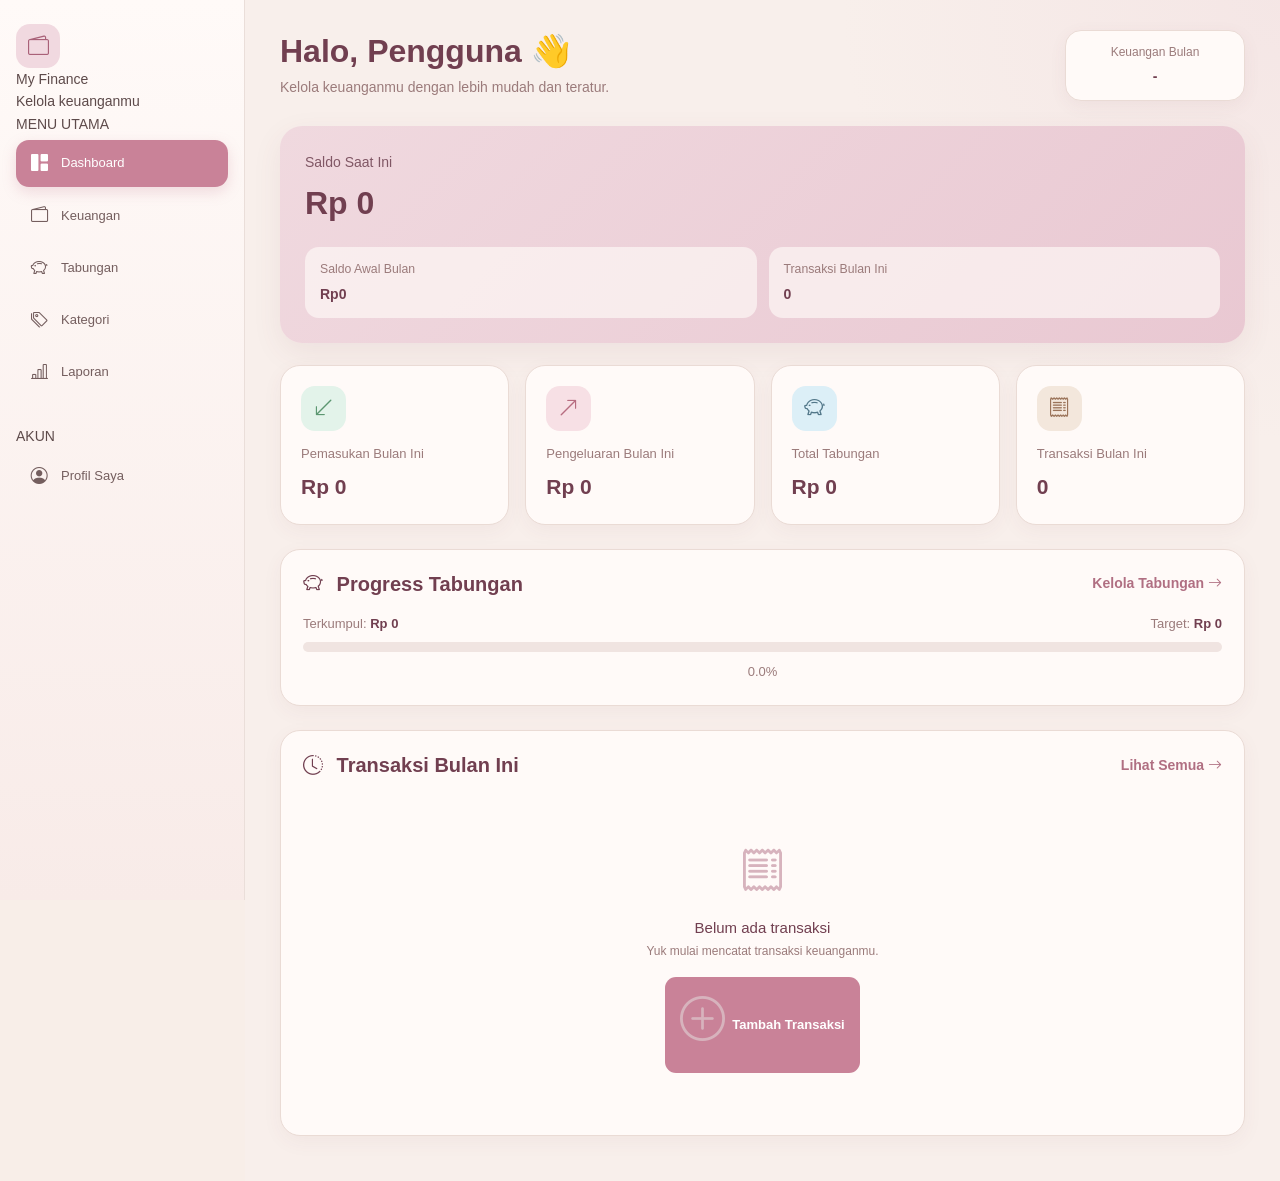
<file: index.html>
<!DOCTYPE html>
<html lang="id">

<head>

    <meta charset="UTF-8">

    <meta
        name="viewport"
        content="width=device-width, initial-scale=1.0"
    >

    <title>My Finance</title>

    <meta
        name="description"
        content="My Finance - Kelola keuanganmu dengan mudah"
    >

    <link
        href="https://cdn.jsdelivr.net/npm/bootstrap@5.3.3/dist/css/bootstrap.min.css"
        rel="stylesheet"
    >

    <link
        href="https://cdn.jsdelivr.net/npm/bootstrap-icons@1.11.3/font/bootstrap-icons.min.css"
        rel="stylesheet"
    >

    <link
        rel="stylesheet"
        href="assets/css/style.css"
    >

</head>

<body>

<script>

    window.location.href =
        "dashboard.html";

</script>

<noscript>

    <p>
        Silakan aktifkan JavaScript
        untuk menggunakan My Finance.
    </p>

    <a href="dashboard.html">
        Buka Dashboard
    </a>

</noscript>

</body>

</html>
</file>
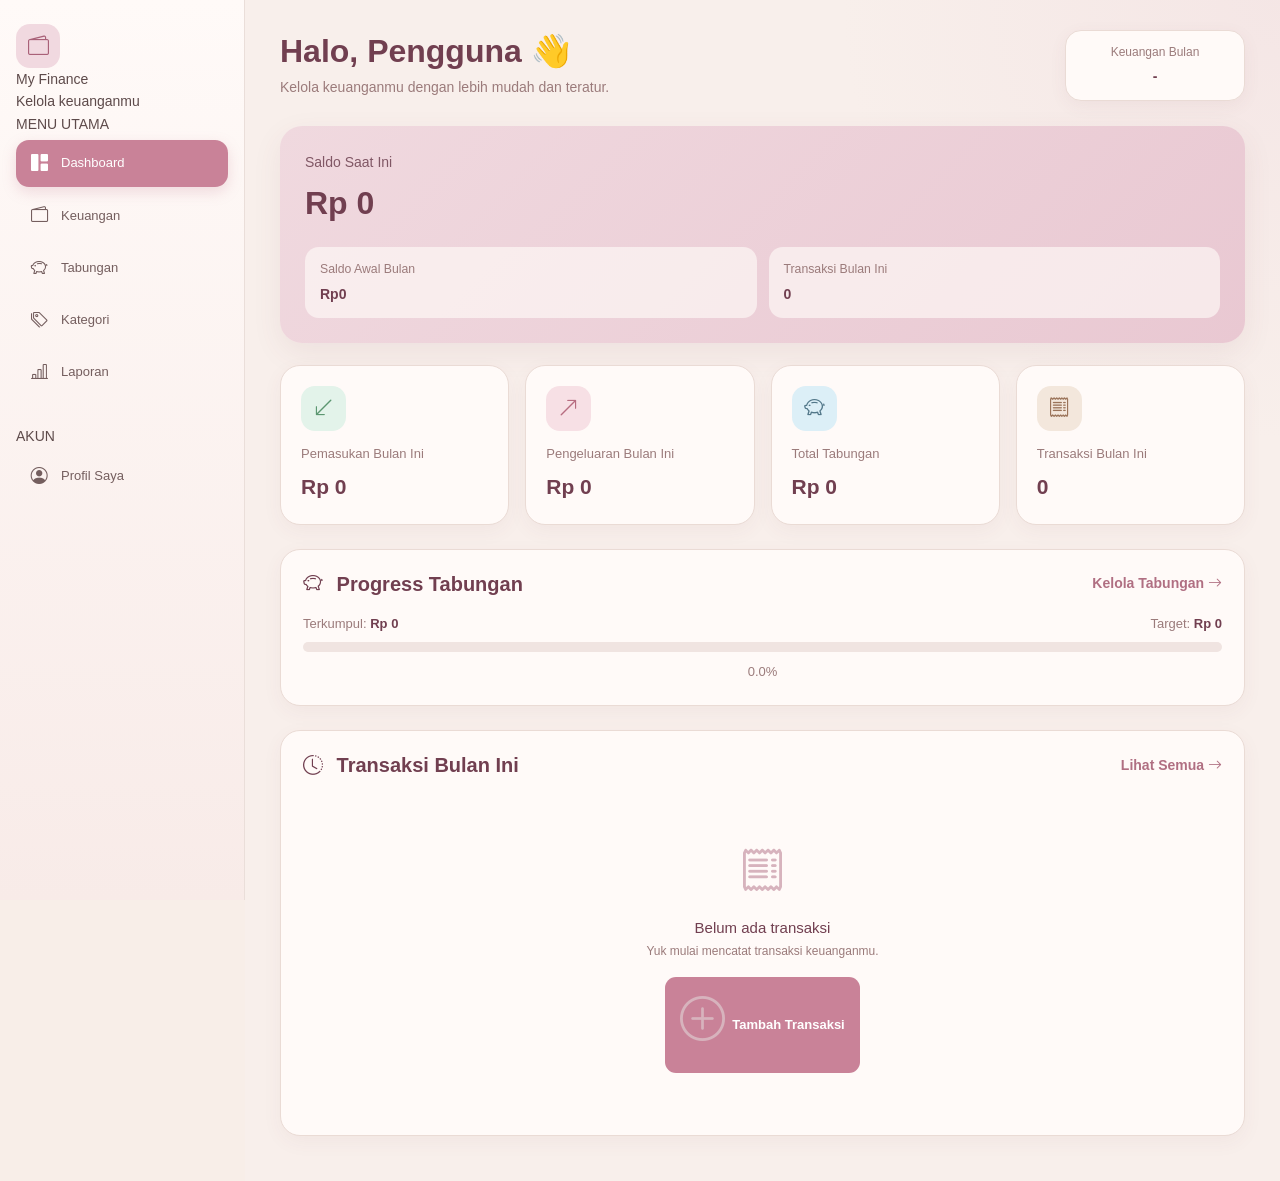
<file: dashboard.html>
<!DOCTYPE html>
<html lang="id">

<head>

    <meta charset="UTF-8">

    <meta
        name="viewport"
        content="width=device-width, initial-scale=1.0"
    >

    <title>Dashboard - My Finance</title>

    <!-- Bootstrap -->
    <link
        href="https://cdn.jsdelivr.net/npm/bootstrap@5.3.3/dist/css/bootstrap.min.css"
        rel="stylesheet"
    >

    <!-- Bootstrap Icons -->
    <link
        href="https://cdn.jsdelivr.net/npm/bootstrap-icons@1.11.3/font/bootstrap-icons.min.css"
        rel="stylesheet"
    >

    <!-- CSS utama -->
    <link
        rel="stylesheet"
        href="assets/css/style.css"
    >


    <style>

        /* =====================================================
           DASHBOARD
           ===================================================== */

        body {
            background: #f8eee8;
        }


        /* =====================================================
           HEADER DASHBOARD
           ===================================================== */

        .dashboard-header {
            display: flex;
            justify-content: space-between;
            align-items: center;
            gap: 20px;
            margin-bottom: 25px;
        }


        .dashboard-welcome h2 {
            margin-bottom: 5px;
            color: #713f50;
            font-weight: 700;
        }


        .dashboard-welcome p {
            margin-bottom: 0;
            color: #9b7b7b;
        }


        .bulan-box {
            background: #fffaf8;
            border: 1px solid #eadbd5;
            border-radius: 16px;
            padding: 12px 18px;
            min-width: 180px;
            text-align: center;
            box-shadow: 0 5px 18px rgba(113, 63, 80, 0.06);
        }


        .bulan-box .label {
            display: block;
            font-size: 12px;
            color: #9b7b7b;
            margin-bottom: 3px;
        }


        .bulan-box .bulan {
            display: block;
            font-weight: 700;
            color: #713f50;
            text-transform: capitalize;
        }


        /* =====================================================
           CARD SALDO
           ===================================================== */

        .saldo-card {
            background: linear-gradient(
                135deg,
                #f0d9df,
                #e9c8d2
            );

            border: none;
            border-radius: 22px;

            padding: 25px;

            margin-bottom: 22px;

            box-shadow:
                0 10px 30px
                rgba(113, 63, 80, 0.08);
        }


        .saldo-card .saldo-label {
            color: #805765;
            font-size: 14px;
            margin-bottom: 5px;
        }


        .saldo-card .saldo-nilai {
            color: #713f50;
            font-size: 32px;
            font-weight: 800;
            margin-bottom: 18px;
        }


        .saldo-info {
            display: grid;
            grid-template-columns: repeat(2, 1fr);
            gap: 12px;
        }


        .saldo-info-box {
            background: rgba(255, 250, 248, 0.65);
            border-radius: 14px;
            padding: 13px 15px;
        }


        .saldo-info-box small {
            display: block;
            color: #9b7b7b;
            margin-bottom: 3px;
        }


        .saldo-info-box strong {
            color: #713f50;
        }


        /* =====================================================
           STAT CARD
           ===================================================== */

        .finance-stat {
            background: #fffaf8;
            border: 1px solid #eadbd5;
            border-radius: 20px;
            padding: 20px;
            height: 100%;

            box-shadow:
                0 6px 20px
                rgba(113, 63, 80, 0.05);

            transition: 0.2s ease;
        }


        .finance-stat:hover {
            transform: translateY(-2px);

            box-shadow:
                0 10px 25px
                rgba(113, 63, 80, 0.09);
        }


        .stat-icon {
            width: 45px;
            height: 45px;

            border-radius: 14px;

            display: flex;
            align-items: center;
            justify-content: center;

            font-size: 21px;

            margin-bottom: 13px;
        }


        .icon-pemasukan {
            background: #e3f3ea;
            color: #5c9771;
        }


        .icon-pengeluaran {
            background: #f7e0e5;
            color: #b76d80;
        }


        .icon-tabungan {
            background: #dceff7;
            color: #527789;
        }


        .icon-transaksi {
            background: #f3e7dc;
            color: #9b745a;
        }


        .stat-label {
            color: #9b7b7b;
            font-size: 13px;
            margin-bottom: 5px;
        }


        .stat-value {
            color: #713f50;
            font-size: 21px;
            font-weight: 750;
        }


        /* =====================================================
           TABUNGAN
           ===================================================== */

        .saving-box {
            background: #fffaf8;
            border: 1px solid #eadbd5;
            border-radius: 20px;
            padding: 22px;

            box-shadow:
                0 6px 20px
                rgba(113, 63, 80, 0.05);
        }


        .saving-header {
            display: flex;
            justify-content: space-between;
            align-items: center;
            margin-bottom: 18px;
        }


        .saving-header h5 {
            color: #713f50;
            margin: 0;
            font-weight: 700;
        }


        .progress {
            height: 11px;
            background: #f0e1dc;
            border-radius: 20px;
        }


        .progress-bar {
            background: #c77d92;
            border-radius: 20px;
        }


        .saving-number {
            font-size: 13px;
            color: #9b7b7b;
        }


        .saving-number strong {
            color: #713f50;
        }


        /* =====================================================
           TRANSAKSI TERBARU
           ===================================================== */

        .transaction-box {
            background: #fffaf8;
            border: 1px solid #eadbd5;
            border-radius: 20px;
            padding: 22px;

            box-shadow:
                0 6px 20px
                rgba(113, 63, 80, 0.05);
        }


        .transaction-header {
            display: flex;
            justify-content: space-between;
            align-items: center;
            margin-bottom: 18px;
        }


        .transaction-header h5 {
            color: #713f50;
            font-weight: 700;
            margin: 0;
        }


        .btn-lihat {
            color: #b06f82;
            text-decoration: none;
            font-size: 14px;
            font-weight: 600;
        }


        .btn-lihat:hover {
            color: #713f50;
        }


        .table {
            margin-bottom: 0;
        }


        .table thead th {
            color: #9b7b7b;
            font-size: 12px;
            font-weight: 700;
            border-bottom-color: #eadbd5;
            background: transparent;
            white-space: nowrap;
        }


        .table tbody td {
            color: #6d5555;
            border-bottom-color: #f0e4df;
            vertical-align: middle;
            font-size: 13px;
        }


        .badge-pemasukan {
            background: #e3f3ea;
            color: #548a68;
            font-weight: 600;
        }


        .badge-pengeluaran {
            background: #f7e0e5;
            color: #ad6679;
            font-weight: 600;
        }


        /* =====================================================
           EMPTY STATE
           ===================================================== */

        .empty-state {
            text-align: center;
            padding: 40px 20px;
        }


        .empty-state i {
            font-size: 45px;
            color: #d7b3bd;
        }


        .empty-state h5 {
            margin-top: 12px;
            color: #713f50;
        }


        .empty-state p {
            color: #9b7b7b;
        }


        .btn-pink {
            background: #c77d92;
            color: white;
            border: none;
            border-radius: 12px;
            padding: 10px 17px;
        }


        .btn-pink:hover {
            background: #af687d;
            color: white;
        }


        /* =====================================================
           RESPONSIVE
           ===================================================== */

        @media (max-width: 768px) {

            .dashboard-header {
                flex-direction: column;
                align-items: flex-start;
            }


            .bulan-box {
                width: 100%;
            }


            .saldo-card .saldo-nilai {
                font-size: 26px;
            }


            .saldo-info {
                grid-template-columns: 1fr;
            }


            .table-wrapper {
                overflow-x: auto;
            }

        }

    </style>

</head>


<body>


<!-- =====================================================
     SIDEBAR
     ===================================================== -->

<div class="app-wrapper">


    <aside class="sidebar">


        <!-- LOGO -->

        <div class="sidebar-logo">

            <div class="logo-icon">
                <i class="bi bi-wallet2"></i>
            </div>

            <div>

                <div class="logo-title">
                    My Finance
                </div>

                <div class="logo-subtitle">
                    Kelola keuanganmu
                </div>

            </div>

        </div>


        <!-- MENU -->

        <nav class="sidebar-menu">


            <div class="menu-title">
                MENU UTAMA
            </div>


            <!-- DASHBOARD -->

            <a
                href="dashboard.html"
                class="menu-item active"
            >

                <i class="bi bi-grid-1x2-fill"></i>

                <span>
                    Dashboard
                </span>

            </a>


            <!-- KEUANGAN -->

            <a
                href="keuangan.html"
                class="menu-item"
            >

                <i class="bi bi-wallet2"></i>

                <span>
                    Keuangan
                </span>

            </a>


            <!-- TABUNGAN -->

            <a
                href="tabungan.html"
                class="menu-item"
            >

                <i class="bi bi-piggy-bank"></i>

                <span>
                    Tabungan
                </span>

            </a>


            <!-- KATEGORI -->

            <a
                href="kategori.html"
                class="menu-item"
            >

                <i class="bi bi-tags"></i>

                <span>
                    Kategori
                </span>

            </a>


            <!-- LAPORAN -->

            <a
                href="laporan.html"
                class="menu-item"
            >

                <i class="bi bi-bar-chart-line"></i>

                <span>
                    Laporan
                </span>

            </a>


            <div class="menu-title mt-4">
                AKUN
            </div>


            <!-- PROFILE -->

            <a
                href="profile.html"
                class="menu-item"
            >

                <i class="bi bi-person-circle"></i>

                <span>
                    Profil Saya
                </span>

            </a>


        </nav>


    </aside>


    <!-- =================================================
         MAIN CONTENT
         ================================================= -->

    <main class="main-content">


        <!-- =================================================
             HEADER
             ================================================= -->

        <div class="dashboard-header">


            <div class="dashboard-welcome">

                <h2>
                    Halo,
                    <span id="namaDashboard">
                        Pengguna
                    </span>
                    👋
                </h2>

                <p>
                    Kelola keuanganmu dengan
                    lebih mudah dan teratur.
                </p>

            </div>


            <!-- BULAN AKTIF -->

            <div class="bulan-box">

                <span class="label">
                    Keuangan Bulan
                </span>

                <span
                    class="bulan"
                    id="bulanDashboard"
                >
                    -
                </span>

            </div>


        </div>


        <!-- =================================================
             SALDO
             ================================================= -->

        <div class="saldo-card">


            <div class="saldo-label">
                Saldo Saat Ini
            </div>


            <div
                class="saldo-nilai"
                id="saldo"
            >
                Rp0
            </div>


            <div class="saldo-info">


                <!-- SALDO AWAL -->

                <div class="saldo-info-box">

                    <small>
                        Saldo Awal Bulan
                    </small>

                    <strong
                        id="saldoAwal"
                    >
                        Rp0
                    </strong>

                </div>


                <!-- JUMLAH TRANSAKSI -->

                <div class="saldo-info-box">

                    <small>
                        Transaksi Bulan Ini
                    </small>

                    <strong
                        id="jumlahTransaksi"
                    >
                        0
                    </strong>

                </div>


            </div>


        </div>


        <!-- =================================================
             STAT CARD
             ================================================= -->

        <div class="row g-3 mb-4">


            <!-- PEMASUKAN -->

            <div class="col-md-6 col-xl-3">

                <div class="finance-stat">


                    <div class="stat-icon icon-pemasukan">

                        <i class="bi bi-arrow-down-left"></i>

                    </div>


                    <div class="stat-label">
                        Pemasukan Bulan Ini
                    </div>


                    <div
                        class="stat-value"
                        id="totalPemasukan"
                    >
                        Rp0
                    </div>


                </div>

            </div>


            <!-- PENGELUARAN -->

            <div class="col-md-6 col-xl-3">

                <div class="finance-stat">


                    <div class="stat-icon icon-pengeluaran">

                        <i class="bi bi-arrow-up-right"></i>

                    </div>


                    <div class="stat-label">
                        Pengeluaran Bulan Ini
                    </div>


                    <div
                        class="stat-value"
                        id="totalPengeluaran"
                    >
                        Rp0
                    </div>


                </div>

            </div>


            <!-- TABUNGAN -->

            <div class="col-md-6 col-xl-3">

                <div class="finance-stat">


                    <div class="stat-icon icon-tabungan">

                        <i class="bi bi-piggy-bank"></i>

                    </div>


                    <div class="stat-label">
                        Total Tabungan
                    </div>


                    <div
                        class="stat-value"
                        id="totalTabungan"
                    >
                        Rp0
                    </div>


                </div>

            </div>


            <!-- TRANSAKSI -->

            <div class="col-md-6 col-xl-3">

                <div class="finance-stat">


                    <div class="stat-icon icon-transaksi">

                        <i class="bi bi-receipt"></i>

                    </div>


                    <div class="stat-label">
                        Transaksi Bulan Ini
                    </div>


                    <div
                        class="stat-value"
                        id="jumlahTransaksi"
                    >
                        0
                    </div>


                </div>

            </div>


        </div>


        <!-- =================================================
             TABUNGAN
             ================================================= -->

        <div class="saving-box mb-4">


            <div class="saving-header">


                <h5>

                    <i class="bi bi-piggy-bank me-2"></i>

                    Progress Tabungan

                </h5>


                <a
                    href="tabungan.html"
                    class="btn-lihat"
                >
                    Kelola Tabungan
                    <i class="bi bi-arrow-right"></i>
                </a>


            </div>


            <!-- NILAI TABUNGAN -->

            <div class="d-flex justify-content-between mb-2">

                <div class="saving-number">

                    Terkumpul:

                    <strong
                        id="dashboardTerkumpul"
                    >
                        Rp0
                    </strong>

                </div>


                <div class="saving-number">

                    Target:

                    <strong
                        id="dashboardTarget"
                    >
                        Rp0
                    </strong>

                </div>

            </div>


            <!-- PROGRESS BAR -->

            <div class="progress">

                <div
                    id="progressBar"
                    class="progress-bar"
                    role="progressbar"
                    style="width: 0%;"
                ></div>

            </div>


            <div class="text-center mt-2">

                <span
                    id="progressText"
                    class="saving-number"
                >
                    0%
                </span>

            </div>


            <!-- CIRCLE PROGRESS -->

            <div
                id="progressCircle"
                style="display:none;"
            >
                0%
            </div>


        </div>


        <!-- =================================================
             TRANSAKSI TERBARU
             ================================================= -->

        <div class="transaction-box">


            <div class="transaction-header">


                <h5>

                    <i class="bi bi-clock-history me-2"></i>

                    Transaksi Bulan Ini

                </h5>


                <a
                    href="keuangan.html"
                    class="btn-lihat"
                >

                    Lihat Semua

                    <i class="bi bi-arrow-right"></i>

                </a>


            </div>


            <!-- TABEL TRANSAKSI -->

            <div
                id="tabelTransaksi"
                class="table-wrapper"
            >

                <div class="empty-state">

                    <i class="bi bi-receipt"></i>

                    <h5>
                        Belum ada transaksi
                    </h5>

                    <p>
                        Yuk mulai mencatat
                        transaksi keuanganmu.
                    </p>


                    <a
                        href="keuangan.html"
                        class="btn btn-pink"
                    >

                        <i class="bi bi-plus-circle"></i>

                        Tambah Transaksi

                    </a>

                </div>

            </div>


        </div>


    </main>


</div>


<!-- =====================================================
     BOOTSTRAP
     ===================================================== -->

<script
    src="https://cdn.jsdelivr.net/npm/bootstrap@5.3.3/dist/js/bootstrap.bundle.min.js"
></script>


<!-- =====================================================
     APP CORE
     ===================================================== -->

<script src="assets/js/app.js"></script>


<!-- =====================================================
     DASHBOARD
     ===================================================== -->

<script src="assets/js/dashboard.js"></script>


</body>

</html>
</file>
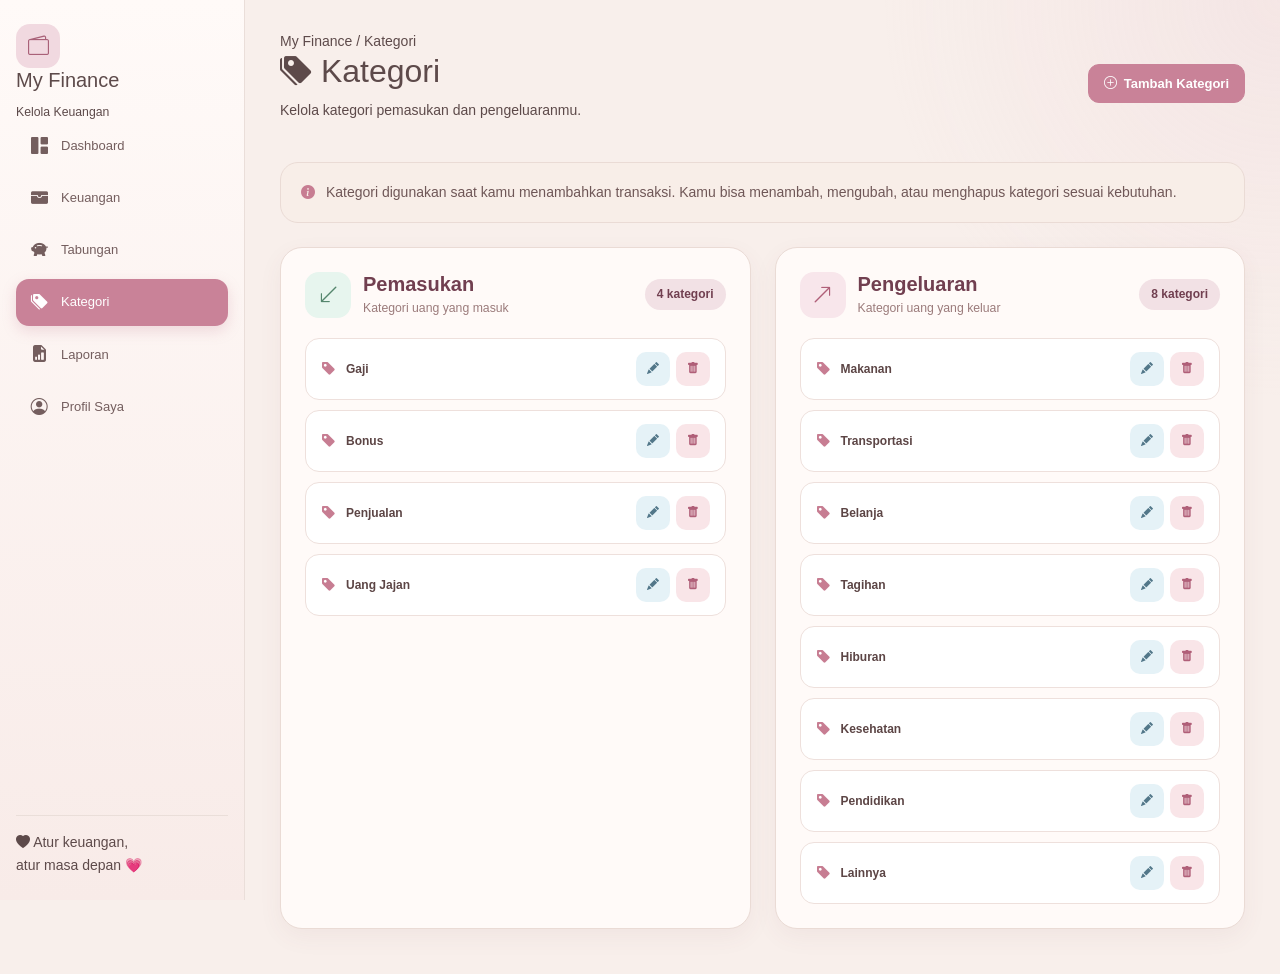
<file: kategori.html>
<!DOCTYPE html>
<html lang="id">
<head>
    <meta charset="UTF-8">
    <meta name="viewport" content="width=device-width, initial-scale=1.0">

    <title>Kategori - My Finance</title>

    <meta name="description" content="Kelola kategori pemasukan dan pengeluaran My Finance">

    <!-- Bootstrap -->
    <link
        href="https://cdn.jsdelivr.net/npm/bootstrap@5.3.3/dist/css/bootstrap.min.css"
        rel="stylesheet"
    >

    <!-- Bootstrap Icons -->
    <link
        href="https://cdn.jsdelivr.net/npm/bootstrap-icons@1.11.3/font/bootstrap-icons.min.css"
        rel="stylesheet"
    >

    <!-- CSS Utama -->
    <link rel="stylesheet" href="assets/css/style.css">

    <style>
        /* ==========================================
           KHUSUS HALAMAN KATEGORI
           ========================================== */

        .category-card {
            background: #fffaf8;
            border: 1px solid #eadbd5;
            border-radius: 22px;
            padding: 24px;
            height: 100%;
            box-shadow: 0 8px 25px rgba(113, 63, 80, 0.06);
        }

        .category-header {
            display: flex;
            align-items: center;
            justify-content: space-between;
            gap: 15px;
            margin-bottom: 20px;
        }

        .category-title {
            display: flex;
            align-items: center;
            gap: 12px;
        }

        .category-icon {
            width: 46px;
            height: 46px;
            border-radius: 14px;
            display: flex;
            align-items: center;
            justify-content: center;
            font-size: 21px;
        }

        .category-icon.income {
            background: #e7f5ee;
            color: #55866d;
        }

        .category-icon.expense {
            background: #f8e6eb;
            color: #b05f78;
        }

        .category-title h5 {
            margin: 0;
            color: #713f50;
            font-weight: 700;
        }

        .category-title small {
            color: #9b7b7b;
        }

        .category-count {
            background: #f2e1e5;
            color: #713f50;
            border-radius: 50px;
            padding: 6px 12px;
            font-size: 12px;
            font-weight: 700;
            white-space: nowrap;
        }

        .category-list {
            display: flex;
            flex-direction: column;
            gap: 10px;
        }

        .category-item {
            display: flex;
            align-items: center;
            justify-content: space-between;
            gap: 12px;
            padding: 13px 15px;
            background: #fff;
            border: 1px solid #eee0dc;
            border-radius: 14px;
            transition: 0.2s ease;
        }

        .category-item:hover {
            border-color: #d9b7c1;
            transform: translateY(-1px);
        }

        .category-name {
            display: flex;
            align-items: center;
            gap: 10px;
            min-width: 0;
        }

        .category-name i {
            color: #c77d92;
            font-size: 15px;
        }

        .category-name span {
            color: #5c4545;
            font-weight: 600;
            word-break: break-word;
        }

        .category-actions {
            display: flex;
            gap: 6px;
            flex-shrink: 0;
        }

        .category-btn {
            width: 34px;
            height: 34px;
            border: none;
            border-radius: 10px;
            display: flex;
            align-items: center;
            justify-content: center;
            cursor: pointer;
            transition: 0.2s ease;
        }

        .category-btn.edit {
            background: #e5f2f7;
            color: #527789;
        }

        .category-btn.delete {
            background: #f9e5e8;
            color: #b05f78;
        }

        .category-btn:hover {
            transform: scale(1.05);
        }

        .category-empty {
            text-align: center;
            padding: 35px 15px;
            color: #9b7b7b;
        }

        .category-empty i {
            font-size: 38px;
            opacity: 0.55;
            display: block;
            margin-bottom: 10px;
        }

        .category-empty p {
            margin: 0;
        }

        .category-info {
            background: #f8eee8;
            border: 1px solid #eadbd5;
            border-radius: 18px;
            padding: 18px 20px;
            margin-bottom: 24px;
            color: #6f5757;
        }

        .category-info i {
            color: #c77d92;
            margin-right: 7px;
        }

        .modal-content {
            border: none;
            border-radius: 22px;
            overflow: hidden;
            background: #fffaf8;
        }

        .modal-header {
            background: #f4e3e7;
            border-bottom: 1px solid #eadbd5;
        }

        .modal-title {
            color: #713f50;
            font-weight: 700;
        }

        .modal-body {
            padding: 25px;
        }

        .modal-footer {
            border-top: 1px solid #eadbd5;
            background: #fff7f4;
        }

        .form-label {
            color: #713f50;
            font-weight: 600;
        }

        .form-control,
        .form-select {
            border-color: #e3d2ce;
            border-radius: 12px;
            padding: 11px 14px;
        }

        .form-control:focus,
        .form-select:focus {
            border-color: #c77d92;
            box-shadow: 0 0 0 0.2rem rgba(199, 125, 146, 0.12);
        }

        .btn-pink {
            background: #c77d92;
            border-color: #c77d92;
            color: #fff;
            border-radius: 12px;
            padding: 10px 17px;
            font-weight: 600;
        }

        .btn-pink:hover {
            background: #af687d;
            border-color: #af687d;
            color: #fff;
        }

        .btn-soft {
            background: #f2e1e5;
            color: #713f50;
            border: none;
            border-radius: 12px;
            padding: 10px 17px;
            font-weight: 600;
        }

        .btn-soft:hover {
            background: #e9c8d2;
            color: #713f50;
        }

        @media (max-width: 768px) {
            .category-card {
                padding: 18px;
            }

            .category-header {
                align-items: flex-start;
            }
        }
    </style>
</head>

<body>

<div class="app-wrapper">

    <!-- ==========================================
         SIDEBAR
         ========================================== -->
    <aside class="sidebar">

        <div class="sidebar-logo">
            <div class="logo-icon">
                <i class="bi bi-wallet2"></i>
            </div>

            <div>
                <h5>My Finance</h5>
                <small>Kelola Keuangan</small>
            </div>
        </div>

        <nav class="sidebar-menu">

            <a href="dashboard.html">
                <i class="bi bi-grid-1x2-fill"></i>
                <span>Dashboard</span>
            </a>

            <a href="keuangan.html">
                <i class="bi bi-wallet-fill"></i>
                <span>Keuangan</span>
            </a>

            <a href="tabungan.html">
                <i class="bi bi-piggy-bank-fill"></i>
                <span>Tabungan</span>
            </a>

            <a href="kategori.html" class="active">
                <i class="bi bi-tags-fill"></i>
                <span>Kategori</span>
            </a>

            <a href="laporan.html">
                <i class="bi bi-file-earmark-bar-graph-fill"></i>
                <span>Laporan</span>
            </a>

            <a href="profile.html">
                <i class="bi bi-person-circle"></i>
                <span>Profil Saya</span>
            </a>

        </nav>

        <div class="sidebar-bottom">
            <div class="sidebar-tip">
                <i class="bi bi-heart-fill"></i>
                <span>Atur keuangan,<br>atur masa depan 💗</span>
            </div>
        </div>

    </aside>


    <!-- ==========================================
         MAIN CONTENT
         ========================================== -->
    <main class="main-content">

        <!-- HEADER -->
        <div class="page-header">

            <div>
                <div class="breadcrumb-text">
                    My Finance / Kategori
                </div>

                <h2>
                    <i class="bi bi-tags-fill"></i>
                    Kategori
                </h2>

                <p>
                    Kelola kategori pemasukan dan pengeluaranmu.
                </p>
            </div>

            <button
                type="button"
                class="btn btn-pink"
                onclick="bukaFormKategori()"
            >
                <i class="bi bi-plus-circle"></i>
                Tambah Kategori
            </button>

        </div>


        <!-- INFO -->
        <div class="category-info">

            <i class="bi bi-info-circle-fill"></i>

            Kategori digunakan saat kamu menambahkan transaksi.
            Kamu bisa menambah, mengubah, atau menghapus kategori sesuai kebutuhan.

        </div>


        <!-- ==========================================
             DAFTAR KATEGORI
             ========================================== -->
        <div class="row g-4">

            <!-- PEMASUKAN -->
            <div class="col-lg-6">

                <div class="category-card">

                    <div class="category-header">

                        <div class="category-title">

                            <div class="category-icon income">
                                <i class="bi bi-arrow-down-left"></i>
                            </div>

                            <div>
                                <h5>Pemasukan</h5>
                                <small>Kategori uang yang masuk</small>
                            </div>

                        </div>

                        <span
                            class="category-count"
                            id="jumlahKategoriPemasukan"
                        >
                            0 kategori
                        </span>

                    </div>

                    <div
                        id="daftarKategoriPemasukan"
                        class="category-list"
                    ></div>

                </div>

            </div>


            <!-- PENGELUARAN -->
            <div class="col-lg-6">

                <div class="category-card">

                    <div class="category-header">

                        <div class="category-title">

                            <div class="category-icon expense">
                                <i class="bi bi-arrow-up-right"></i>
                            </div>

                            <div>
                                <h5>Pengeluaran</h5>
                                <small>Kategori uang yang keluar</small>
                            </div>

                        </div>

                        <span
                            class="category-count"
                            id="jumlahKategoriPengeluaran"
                        >
                            0 kategori
                        </span>

                    </div>

                    <div
                        id="daftarKategoriPengeluaran"
                        class="category-list"
                    ></div>

                </div>

            </div>

        </div>

    </main>

</div>


<!-- ==========================================
     MODAL TAMBAH / EDIT KATEGORI
     ========================================== -->
<div
    class="modal fade"
    id="modalKategori"
    tabindex="-1"
    aria-hidden="true"
>

    <div class="modal-dialog modal-dialog-centered">

        <div class="modal-content">

            <div class="modal-header">

                <h5
                    class="modal-title"
                    id="modalKategoriTitle"
                >
                    Tambah Kategori
                </h5>

                <button
                    type="button"
                    class="btn-close"
                    data-bs-dismiss="modal"
                    aria-label="Close"
                ></button>

            </div>


            <form id="formKategori">

                <div class="modal-body">

                    <input
                        type="hidden"
                        id="kategoriLama"
                    >

                    <div class="mb-3">

                        <label
                            for="jenisKategori"
                            class="form-label"
                        >
                            Jenis Kategori
                        </label>

                        <select
                            id="jenisKategori"
                            class="form-select"
                            required
                        >
                            <option value="pemasukan">
                                Pemasukan
                            </option>

                            <option value="pengeluaran">
                                Pengeluaran
                            </option>
                        </select>

                    </div>


                    <div class="mb-2">

                        <label
                            for="namaKategori"
                            class="form-label"
                        >
                            Nama Kategori
                        </label>

                        <input
                            type="text"
                            id="namaKategori"
                            class="form-control"
                            placeholder="Contoh: Freelance"
                            maxlength="50"
                            required
                        >

                    </div>

                    <small style="color:#9b7b7b;">
                        Contoh kategori: Freelance, Bonus, Makan, Transportasi, dll.
                    </small>

                </div>


                <div class="modal-footer">

                    <button
                        type="button"
                        class="btn btn-soft"
                        data-bs-dismiss="modal"
                    >
                        Batal
                    </button>

                    <button
                        type="submit"
                        class="btn btn-pink"
                    >
                        <i class="bi bi-check-circle"></i>
                        Simpan
                    </button>

                </div>

            </form>

        </div>

    </div>

</div>


<!-- Bootstrap -->
<script
    src="https://cdn.jsdelivr.net/npm/bootstrap@5.3.3/dist/js/bootstrap.bundle.min.js">
</script>

<!-- Core -->
<script src="assets/js/app.js"></script>

<!-- Kategori -->
<script src="assets/js/kategori.js"></script>

</body>
</html>
</file>
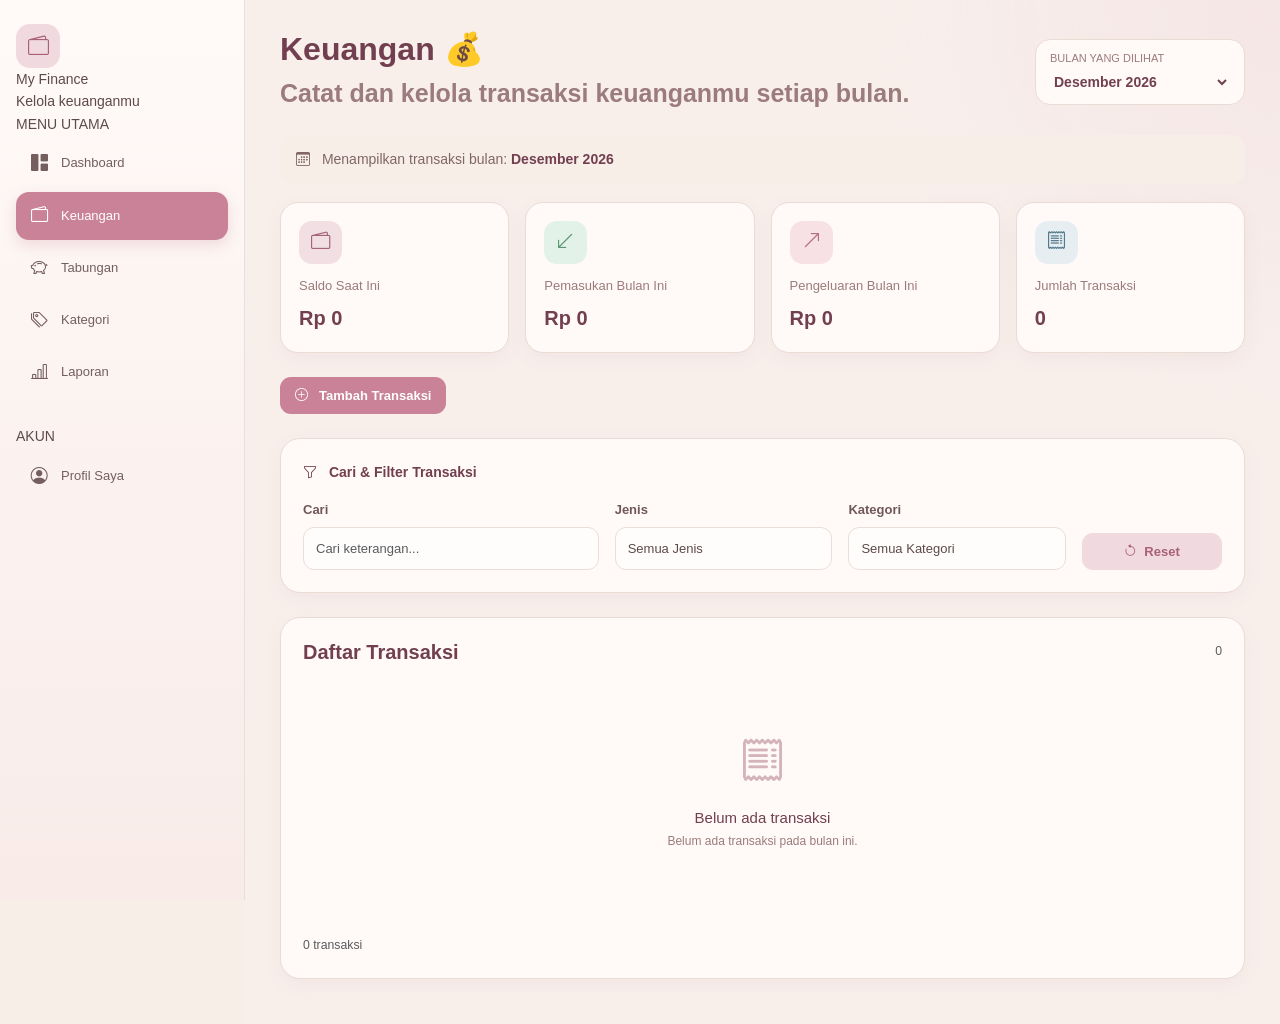
<file: keuangan.html>
<!DOCTYPE html>
<html lang="id">

<head>
    <meta charset="UTF-8">

    <meta
        name="viewport"
        content="width=device-width, initial-scale=1.0"
    >

    <title>Keuangan - My Finance</title>

    <link
        href="https://cdn.jsdelivr.net/npm/bootstrap@5.3.3/dist/css/bootstrap.min.css"
        rel="stylesheet"
    >

    <link
        href="https://cdn.jsdelivr.net/npm/bootstrap-icons@1.11.3/font/bootstrap-icons.min.css"
        rel="stylesheet"
    >

    <link
        rel="stylesheet"
        href="assets/css/style.css"
    >


    <style>

        body {
            background: #f8eee8;
        }

        .page-top {
            display: flex;
            justify-content: space-between;
            align-items: center;
            gap: 15px;
            margin-bottom: 22px;
        }

        .page-title h2 {
            color: #713f50;
            font-weight: 700;
            margin-bottom: 5px;
        }

        .page-title p {
            color: #9b7b7b;
            margin: 0;
        }

        .month-selector {
            background: #fffaf8;
            border: 1px solid #eadbd5;
            border-radius: 15px;
            padding: 10px 14px;
            min-width: 210px;
        }

        .month-selector label {
            display: block;
            font-size: 11px;
            color: #9b7b7b;
            margin-bottom: 4px;
        }

        .month-selector select {
            border: none;
            outline: none;
            background: transparent;
            color: #713f50;
            font-weight: 700;
            width: 100%;
        }

        .summary-card {
            background: #fffaf8;
            border: 1px solid #eadbd5;
            border-radius: 18px;
            padding: 18px;
            height: 100%;
            box-shadow: 0 6px 20px rgba(113,63,80,.05);
        }

        .summary-icon {
            width: 43px;
            height: 43px;
            border-radius: 13px;
            display: flex;
            align-items: center;
            justify-content: center;
            margin-bottom: 12px;
            font-size: 19px;
        }

        .summary-label {
            color: #9b7b7b;
            font-size: 13px;
            margin-bottom: 5px;
        }

        .summary-value {
            color: #713f50;
            font-size: 20px;
            font-weight: 750;
        }

        .icon-saldo {
            background: #f1dfe4;
            color: #a56578;
        }

        .icon-masuk {
            background: #e2f2e8;
            color: #5d9771;
        }

        .icon-keluar {
            background: #f7e1e5;
            color: #b66c7e;
        }

        .icon-transaksi {
            background: #e7eef2;
            color: #527789;
        }

        .form-card,
        .filter-card,
        .table-card {
            background: #fffaf8;
            border: 1px solid #eadbd5;
            border-radius: 20px;
            padding: 22px;
            box-shadow: 0 6px 20px rgba(113,63,80,.05);
        }

        .section-title {
            color: #713f50;
            font-weight: 700;
            margin-bottom: 18px;
        }

        .form-label {
            color: #705858;
            font-weight: 600;
            font-size: 13px;
        }

        .form-control,
        .form-select {
            border-color: #eadbd5;
            background: #fffdfc;
            border-radius: 11px;
            min-height: 43px;
        }

        .form-control:focus,
        .form-select:focus {
            border-color: #c77d92;
            box-shadow: 0 0 0 .2rem rgba(199,125,146,.12);
        }

        .jenis-wrapper {
            display: flex;
            gap: 10px;
        }

        .jenis-option {
            flex: 1;
            position: relative;
        }

        .jenis-option input {
            position: absolute;
            opacity: 0;
        }

        .jenis-option label {
            display: block;
            text-align: center;
            padding: 11px;
            border: 1px solid #eadbd5;
            border-radius: 11px;
            cursor: pointer;
            color: #8a6d6d;
            background: #fffdfc;
            transition: .2s;
        }

        .jenis-option input:checked + label {
            background: #f1dce2;
            border-color: #c77d92;
            color: #713f50;
            font-weight: 700;
        }

        .btn-pink {
            background: #c77d92;
            color: white;
            border: none;
            border-radius: 11px;
            padding: 10px 18px;
        }

        .btn-pink:hover {
            background: #af687d;
            color: white;
        }

        .btn-soft {
            background: #f2e4df;
            color: #795b5b;
            border: none;
            border-radius: 11px;
            padding: 10px 18px;
        }

        .btn-soft:hover {
            background: #ead6d0;
            color: #713f50;
        }

        .filter-title {
            color: #713f50;
            font-weight: 700;
            margin-bottom: 15px;
        }

        .table-wrapper {
            overflow-x: auto;
        }

        .table {
            margin-bottom: 0;
        }

        .table thead th {
            background: #f8eee8;
            color: #806666;
            font-size: 12px;
            border-bottom: 1px solid #eadbd5;
            white-space: nowrap;
        }

        .table tbody td {
            color: #6d5555;
            vertical-align: middle;
            font-size: 13px;
            border-bottom-color: #f0e4df;
        }

        .badge-pemasukan {
            background: #e3f3ea;
            color: #548a68;
            font-weight: 600;
        }

        .badge-pengeluaran {
            background: #f7e0e5;
            color: #ad6679;
            font-weight: 600;
        }

        .btn-action {
            border: none;
            border-radius: 8px;
            width: 34px;
            height: 34px;
        }

        .btn-edit {
            background: #e5eff3;
            color: #527789;
        }

        .btn-delete {
            background: #f7e1e5;
            color: #b66c7e;
        }

        .empty-state {
            text-align: center;
            padding: 45px 20px;
        }

        .empty-state i {
            font-size: 45px;
            color: #d5b3bc;
        }

        .empty-state h5 {
            color: #713f50;
            margin-top: 12px;
        }

        .empty-state p {
            color: #9b7b7b;
        }

        .pagination .page-link {
            color: #713f50;
            border-color: #eadbd5;
        }

        .pagination .page-item.active .page-link {
            background: #c77d92;
            border-color: #c77d92;
            color: white;
        }

        .month-info {
            background: #f8eee8;
            border-radius: 13px;
            padding: 13px 16px;
            color: #806666;
            margin-bottom: 18px;
        }

        .month-info strong {
            color: #713f50;
        }

        @media(max-width:768px) {

            .page-top {
                flex-direction: column;
                align-items: stretch;
            }

            .month-selector {
                width: 100%;
            }

            .jenis-wrapper {
                flex-direction: column;
            }
        }

    </style>

</head>


<body>

<div class="app-wrapper">


    <!-- =====================================================
         SIDEBAR
         ===================================================== -->

    <aside class="sidebar">

        <div class="sidebar-logo">

            <div class="logo-icon">
                <i class="bi bi-wallet2"></i>
            </div>

            <div>
                <div class="logo-title">
                    My Finance
                </div>

                <div class="logo-subtitle">
                    Kelola keuanganmu
                </div>
            </div>

        </div>


        <nav class="sidebar-menu">

            <div class="menu-title">
                MENU UTAMA
            </div>


            <a
                href="dashboard.html"
                class="menu-item"
            >
                <i class="bi bi-grid-1x2-fill"></i>
                <span>Dashboard</span>
            </a>


            <a
                href="keuangan.html"
                class="menu-item active"
            >
                <i class="bi bi-wallet2"></i>
                <span>Keuangan</span>
            </a>


            <a
                href="tabungan.html"
                class="menu-item"
            >
                <i class="bi bi-piggy-bank"></i>
                <span>Tabungan</span>
            </a>


            <a
                href="kategori.html"
                class="menu-item"
            >
                <i class="bi bi-tags"></i>
                <span>Kategori</span>
            </a>


            <a
                href="laporan.html"
                class="menu-item"
            >
                <i class="bi bi-bar-chart-line"></i>
                <span>Laporan</span>
            </a>


            <div class="menu-title mt-4">
                AKUN
            </div>


            <a
                href="profile.html"
                class="menu-item"
            >
                <i class="bi bi-person-circle"></i>
                <span>Profil Saya</span>
            </a>

        </nav>

    </aside>


    <!-- =====================================================
         MAIN
         ===================================================== -->

    <main class="main-content">


        <!-- HEADER -->

        <div class="page-top">

            <div class="page-title">

                <h2>
                    Keuangan 💰
                </h2>

                <p>
                    Catat dan kelola transaksi
                    keuanganmu setiap bulan.
                </p>

            </div>


            <!-- PILIH BULAN -->

            <div class="month-selector">

                <label>
                    BULAN YANG DILIHAT
                </label>

                <select id="pilihBulan"></select>

            </div>

        </div>


        <!-- INFORMASI BULAN -->

        <div class="month-info">

            <i class="bi bi-calendar3 me-2"></i>

            Menampilkan transaksi bulan:

            <strong id="namaBulanAktif">
                -
            </strong>

        </div>


        <!-- =================================================
             RINGKASAN
             ================================================= -->

        <div class="row g-3 mb-4">


            <!-- SALDO -->

            <div class="col-md-6 col-xl-3">

                <div class="summary-card">

                    <div class="summary-icon icon-saldo">
                        <i class="bi bi-wallet2"></i>
                    </div>

                    <div class="summary-label">
                        Saldo Saat Ini
                    </div>

                    <div
                        class="summary-value"
                        id="summarySaldo"
                    >
                        Rp0
                    </div>

                </div>

            </div>


            <!-- PEMASUKAN -->

            <div class="col-md-6 col-xl-3">

                <div class="summary-card">

                    <div class="summary-icon icon-masuk">
                        <i class="bi bi-arrow-down-left"></i>
                    </div>

                    <div class="summary-label">
                        Pemasukan Bulan Ini
                    </div>

                    <div
                        class="summary-value"
                        id="summaryPemasukan"
                    >
                        Rp0
                    </div>

                </div>

            </div>


            <!-- PENGELUARAN -->

            <div class="col-md-6 col-xl-3">

                <div class="summary-card">

                    <div class="summary-icon icon-keluar">
                        <i class="bi bi-arrow-up-right"></i>
                    </div>

                    <div class="summary-label">
                        Pengeluaran Bulan Ini
                    </div>

                    <div
                        class="summary-value"
                        id="summaryPengeluaran"
                    >
                        Rp0
                    </div>

                </div>

            </div>


            <!-- TRANSAKSI -->

            <div class="col-md-6 col-xl-3">

                <div class="summary-card">

                    <div class="summary-icon icon-transaksi">
                        <i class="bi bi-receipt"></i>
                    </div>

                    <div class="summary-label">
                        Jumlah Transaksi
                    </div>

                    <div
                        class="summary-value"
                        id="summaryJumlah"
                    >
                        0
                    </div>

                </div>

            </div>

        </div>


        <!-- =================================================
             FORM TRANSAKSI
             ================================================= -->

        <div
            id="formCard"
            class="form-card mb-4"
            style="display:none;"
        >

            <div class="d-flex justify-content-between align-items-center mb-3">

                <h5
                    class="section-title mb-0"
                    id="judulForm"
                >
                    Tambah Transaksi
                </h5>

                <button
                    type="button"
                    class="btn-close"
                    id="btnTutupForm"
                ></button>

            </div>


            <form id="formTransaksi">

                <input
                    type="hidden"
                    id="editTransaksiId"
                >


                <!-- JENIS -->

                <div class="mb-3">

                    <label class="form-label">
                        Jenis Transaksi
                    </label>


                    <div class="jenis-wrapper">


                        <div class="jenis-option">

                            <input
                                type="radio"
                                name="jenis"
                                id="optionPemasukan"
                                value="Pemasukan"
                                checked
                            >

                            <label
                                for="optionPemasukan"
                            >
                                <i class="bi bi-arrow-down-left me-1"></i>
                                Pemasukan
                            </label>

                        </div>


                        <div class="jenis-option">

                            <input
                                type="radio"
                                name="jenis"
                                id="optionPengeluaran"
                                value="Pengeluaran"
                            >

                            <label
                                for="optionPengeluaran"
                            >
                                <i class="bi bi-arrow-up-right me-1"></i>
                                Pengeluaran
                            </label>

                        </div>

                    </div>

                </div>


                <div class="row g-3">


                    <!-- TANGGAL -->

                    <div class="col-md-6">

                        <label
                            for="tanggalTransaksi"
                            class="form-label"
                        >
                            Tanggal
                        </label>

                        <input
                            type="date"
                            class="form-control"
                            id="tanggalTransaksi"
                            required
                        >

                    </div>


                    <!-- KATEGORI -->

                    <div class="col-md-6">

                        <label
                            for="kategoriTransaksi"
                            class="form-label"
                        >
                            Kategori
                        </label>

                        <select
                            class="form-select"
                            id="kategoriTransaksi"
                            required
                        ></select>

                    </div>


                    <!-- NOMINAL -->

                    <div class="col-md-6">

                        <label
                            for="nominalTransaksi"
                            class="form-label"
                        >
                            Nominal
                        </label>

                        <input
                            type="number"
                            class="form-control"
                            id="nominalTransaksi"
                            min="0"
                            step="1000"
                            placeholder="Contoh: 50000"
                            required
                        >

                    </div>


                    <!-- KETERANGAN -->

                    <div class="col-md-6">

                        <label
                            for="keteranganTransaksi"
                            class="form-label"
                        >
                            Keterangan
                        </label>

                        <input
                            type="text"
                            class="form-control"
                            id="keteranganTransaksi"
                            placeholder="Contoh: Makan siang"
                            required
                        >

                    </div>


                    <!-- METODE -->

                    <div class="col-md-6">

                        <label
                            for="metodeTransaksi"
                            class="form-label"
                        >
                            Metode Pembayaran
                        </label>

                        <select
                            class="form-select"
                            id="metodeTransaksi"
                        >

                            <option value="Cash">
                                Cash
                            </option>

                            <option value="Transfer">
                                Transfer
                            </option>

                            <option value="QRIS">
                                QRIS
                            </option>

                            <option value="E-Wallet">
                                E-Wallet
                            </option>

                            <option value="Debit">
                                Debit
                            </option>

                        </select>

                    </div>


                    <!-- CATATAN -->

                    <div class="col-md-6">

                        <label
                            for="catatanTransaksi"
                            class="form-label"
                        >
                            Catatan
                        </label>

                        <input
                            type="text"
                            class="form-control"
                            id="catatanTransaksi"
                            placeholder="Opsional"
                        >

                    </div>


                </div>


                <div class="mt-4 d-flex gap-2">


                    <button
                        type="submit"
                        class="btn btn-pink"
                        id="btnSimpanTransaksi"
                    >

                        <i class="bi bi-check-circle me-1"></i>

                        Simpan Transaksi

                    </button>


                    <button
                        type="button"
                        class="btn btn-soft"
                        id="btnBatalEdit"
                        style="display:none;"
                    >

                        Batal Edit

                    </button>

                </div>

            </form>

        </div>


        <!-- =================================================
             TOMBOL TAMBAH
             ================================================= -->

        <div class="mb-4">

            <button
                type="button"
                class="btn btn-pink"
                id="btnBukaForm"
            >

                <i class="bi bi-plus-circle me-1"></i>

                Tambah Transaksi

            </button>

        </div>


        <!-- =================================================
             FILTER
             ================================================= -->

        <div class="filter-card mb-4">

            <div class="filter-title">

                <i class="bi bi-funnel me-2"></i>

                Cari & Filter Transaksi

            </div>


            <div class="row g-3">


                <!-- SEARCH -->

                <div class="col-md-4">

                    <label class="form-label">
                        Cari
                    </label>

                    <input
                        type="text"
                        class="form-control"
                        id="searchTransaksi"
                        placeholder="Cari keterangan..."
                    >

                </div>


                <!-- JENIS -->

                <div class="col-md-3">

                    <label class="form-label">
                        Jenis
                    </label>

                    <select
                        class="form-select"
                        id="filterJenis"
                    >

                        <option value="">
                            Semua Jenis
                        </option>

                        <option value="Pemasukan">
                            Pemasukan
                        </option>

                        <option value="Pengeluaran">
                            Pengeluaran
                        </option>

                    </select>

                </div>


                <!-- KATEGORI -->

                <div class="col-md-3">

                    <label class="form-label">
                        Kategori
                    </label>

                    <select
                        class="form-select"
                        id="filterKategori"
                    >

                        <option value="">
                            Semua Kategori
                        </option>

                    </select>

                </div>


                <!-- RESET -->

                <div class="col-md-2 d-flex align-items-end">

                    <button
                        type="button"
                        class="btn btn-soft w-100"
                        id="btnResetFilter"
                    >

                        <i class="bi bi-arrow-counterclockwise"></i>

                        Reset

                    </button>

                </div>


            </div>

        </div>


        <!-- =================================================
             TABEL
             ================================================= -->

        <div class="table-card">


            <div class="d-flex justify-content-between align-items-center mb-3">


                <h5 class="section-title mb-0">

                    Daftar Transaksi

                </h5>


                <span
                    class="text-muted small"
                    id="jumlahHasil"
                >
                    0 transaksi
                </span>


            </div>


            <div
                id="tabelTransaksi"
                class="table-wrapper"
            >

                <div class="empty-state">

                    <i class="bi bi-receipt"></i>

                    <h5>
                        Belum ada transaksi
                    </h5>

                    <p>
                        Tambahkan transaksi
                        pertamamu.
                    </p>

                </div>

            </div>


            <!-- PAGINATION -->

            <div class="d-flex justify-content-between align-items-center mt-4">


                <small
                    id="paginationInfo"
                    class="text-muted"
                >
                    -
                </small>


                <nav>

                    <ul
                        class="pagination pagination-sm mb-0"
                        id="pagination"
                    ></ul>

                </nav>


            </div>


        </div>


    </main>

</div>


<script
    src="https://cdn.jsdelivr.net/npm/bootstrap@5.3.3/dist/js/bootstrap.bundle.min.js"
></script>

<script src="assets/js/app.js"></script>

<script src="assets/js/keuangan.js"></script>


</body>

</html>
</file>
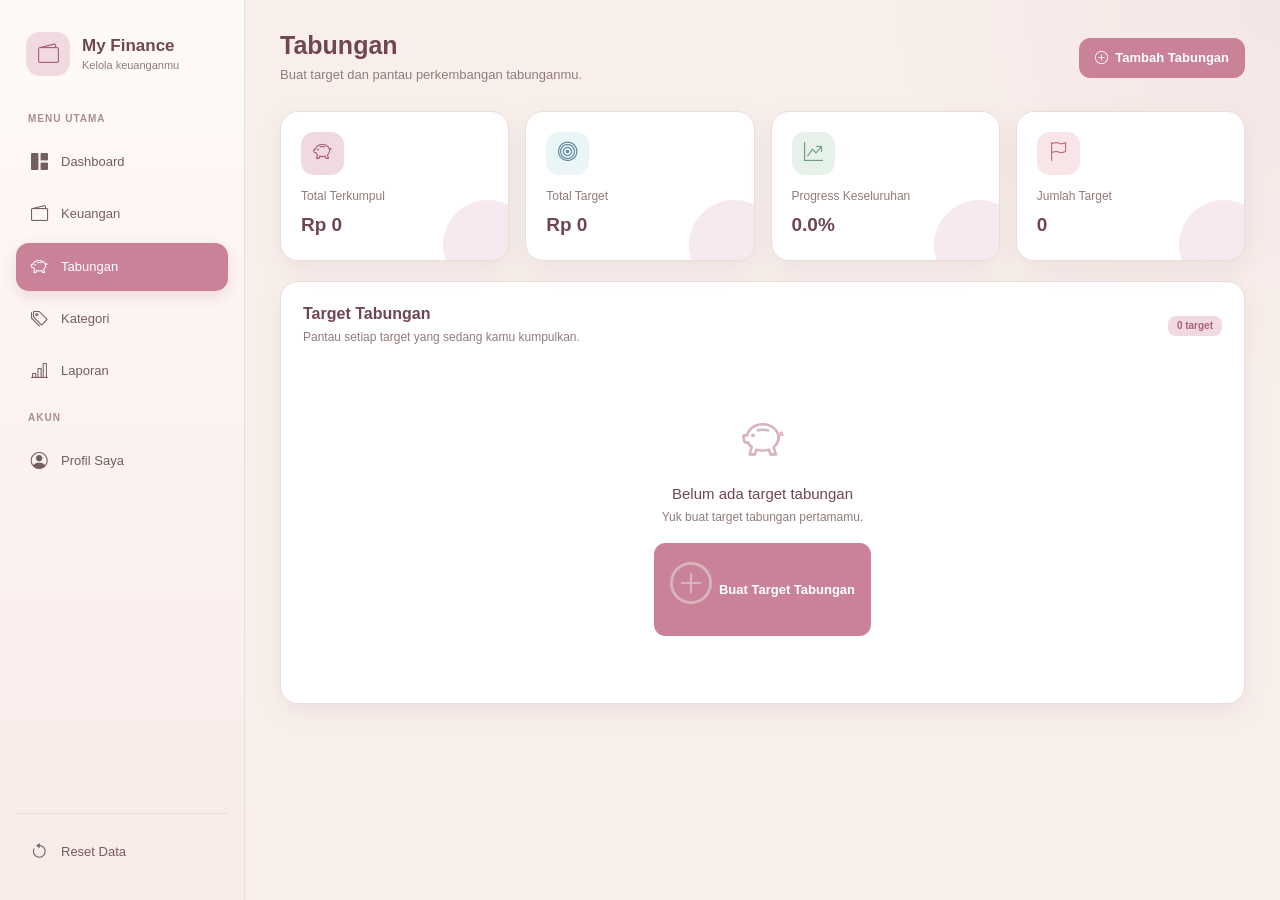
<file: tabungan.html>
<!DOCTYPE html>
<html lang="id">

<head>

    <meta charset="UTF-8">

    <meta name="viewport"
          content="width=device-width, initial-scale=1.0">

    <title>Tabungan - My Finance</title>

    <link
        href="https://cdn.jsdelivr.net/npm/bootstrap@5.3.3/dist/css/bootstrap.min.css"
        rel="stylesheet">

    <link
        href="https://cdn.jsdelivr.net/npm/bootstrap-icons@1.11.3/font/bootstrap-icons.min.css"
        rel="stylesheet">

    <link
        rel="stylesheet"
        href="assets/css/style.css">

</head>


<body>


<!-- =====================================================
     SIDEBAR
===================================================== -->

<aside class="sidebar">

    <div class="logo">

        <div class="logo-icon">
            <i class="bi bi-wallet2"></i>
        </div>

        <div class="logo-text">

            <h4>My Finance</h4>

            <small>
                Kelola keuanganmu
            </small>

        </div>

    </div>


    <nav class="sidebar-menu">

        <div class="sidebar-menu-title">
            Menu Utama
        </div>


        <a href="dashboard.html">

            <i class="bi bi-grid-1x2-fill"></i>

            <span>Dashboard</span>

        </a>


        <a href="keuangan.html">

            <i class="bi bi-wallet2"></i>

            <span>Keuangan</span>

        </a>


        <a href="tabungan.html"
           class="active">

            <i class="bi bi-piggy-bank"></i>

            <span>Tabungan</span>

        </a>


        <a href="kategori.html">

            <i class="bi bi-tags"></i>

            <span>Kategori</span>

        </a>


        <a href="laporan.html">

            <i class="bi bi-bar-chart-line"></i>

            <span>Laporan</span>

        </a>


        <div class="sidebar-menu-title">
            Akun
        </div>


        <a href="profile.html">

            <i class="bi bi-person-circle"></i>

            <span>Profil Saya</span>

        </a>

    </nav>


    <div class="sidebar-bottom">

        <a
            href="#"
            onclick="resetFinanceData(); return false;">

            <i class="bi bi-arrow-counterclockwise"></i>

            <span>Reset Data</span>

        </a>

    </div>

</aside>



<!-- =====================================================
     MAIN
===================================================== -->

<main class="main-content">


    <!-- HEADER -->

    <div class="page-header">

        <div class="page-header-left">

            <h1>
                Tabungan
            </h1>

            <p>
                Buat target dan pantau perkembangan tabunganmu.
            </p>

        </div>


        <div class="page-header-right">

            <button
                type="button"
                class="btn btn-pink"
                onclick="bukaFormTabungan()">

                <i class="bi bi-plus-circle"></i>

                Tambah Tabungan

            </button>

        </div>

    </div>



    <!-- =================================================
         RINGKASAN
    ================================================== -->

    <section class="stats-grid">


        <div class="stat-card tabungan">

            <div class="stat-icon">

                <i class="bi bi-piggy-bank"></i>

            </div>

            <div class="stat-label">
                Total Terkumpul
            </div>

            <div
                class="stat-value"
                id="totalTerkumpul">

                Rp0

            </div>

        </div>


        <div class="stat-card saldo">

            <div class="stat-icon">

                <i class="bi bi-bullseye"></i>

            </div>

            <div class="stat-label">
                Total Target
            </div>

            <div
                class="stat-value"
                id="totalTarget">

                Rp0

            </div>

        </div>


        <div class="stat-card pemasukan">

            <div class="stat-icon">

                <i class="bi bi-graph-up-arrow"></i>

            </div>

            <div class="stat-label">
                Progress Keseluruhan
            </div>

            <div
                class="stat-value"
                id="progressKeseluruhan">

                0%

            </div>

        </div>


        <div class="stat-card pengeluaran">

            <div class="stat-icon">

                <i class="bi bi-flag"></i>

            </div>

            <div class="stat-label">
                Jumlah Target
            </div>

            <div
                class="stat-value"
                id="jumlahTabungan">

                0

            </div>

        </div>

    </section>



    <!-- =================================================
         FORM TABUNGAN
    ================================================== -->

    <section
        class="form-card mb-4"
        id="formTabunganBox"
        style="display:none;">


        <div class="d-flex
                    align-items-center
                    justify-content-between
                    mb-4">


            <div>

                <h3
                    class="card-title"
                    id="judulFormTabungan">

                    Tambah Target Tabungan

                </h3>

                <div class="card-subtitle">

                    Tentukan tujuan tabunganmu.

                </div>

            </div>


            <button
                type="button"
                class="btn btn-soft"
                onclick="tutupFormTabungan()">

                <i class="bi bi-x-lg"></i>

                Tutup

            </button>

        </div>



        <form
            id="formTabungan"
            autocomplete="off">


            <input
                type="hidden"
                id="editTabunganId">


            <div class="row g-3">


                <!-- NAMA -->

                <div class="col-md-6">

                    <label
                        class="form-label"
                        for="namaTabungan">

                        Nama Tabungan

                    </label>

                    <input
                        type="text"
                        id="namaTabungan"
                        class="form-control"
                        maxlength="150"
                        placeholder="Contoh: Beli Laptop"
                        required>

                </div>


                <!-- TARGET -->

                <div class="col-md-6">

                    <label
                        class="form-label"
                        for="targetNominal">

                        Target Nominal

                    </label>

                    <div class="input-group">

                        <span
                            class="input-group-text"
                            style="
                            background:#f8eeee;
                            border-color:#eaded9;
                            color:#704653;
                            ">

                            Rp

                        </span>

                        <input
                            type="number"
                            id="targetNominal"
                            class="form-control"
                            min="0"
                            step="1000"
                            placeholder="Contoh: 5000000"
                            required>

                    </div>

                </div>


                <!-- TANGGAL MULAI -->

                <div class="col-md-6">

                    <label
                        class="form-label"
                        for="tanggalMulai">

                        Tanggal Mulai

                    </label>

                    <input
                        type="date"
                        id="tanggalMulai"
                        class="form-control"
                        required>

                </div>


                <!-- DEADLINE -->

                <div class="col-md-6">

                    <label
                        class="form-label"
                        for="deadline">

                        Deadline
                        <span
                            style="
                            color:#aa8d8d;
                            font-weight:400;
                            ">
                            (opsional)
                        </span>

                    </label>

                    <input
                        type="date"
                        id="deadline"
                        class="form-control">

                </div>


                <!-- DESKRIPSI -->

                <div class="col-12">

                    <label
                        class="form-label"
                        for="deskripsi">

                        Deskripsi
                        <span
                            style="
                            color:#aa8d8d;
                            font-weight:400;
                            ">
                            (opsional)
                        </span>

                    </label>

                    <textarea
                        id="deskripsi"
                        class="form-control"
                        maxlength="500"
                        placeholder="Tuliskan tujuan tabunganmu..."></textarea>

                </div>


                <!-- BUTTON -->

                <div class="col-12">

                    <div
                        class="d-flex
                               justify-content-end
                               gap-2">

                        <button
                            type="button"
                            class="btn btn-soft"
                            onclick="resetFormTabungan()">

                            <i class="bi bi-arrow-counterclockwise"></i>

                            Reset

                        </button>


                        <button
                            type="submit"
                            class="btn btn-pink">

                            <i class="bi bi-check-circle"></i>

                            <span id="tombolTabunganText">
                                Simpan Tabungan
                            </span>

                        </button>

                    </div>

                </div>


            </div>

        </form>

    </section>



    <!-- =================================================
         DAFTAR TABUNGAN
    ================================================== -->

    <section class="card-box">


        <div
            class="d-flex
                   align-items-center
                   justify-content-between
                   mb-3">


            <div>

                <h3 class="card-title">
                    Target Tabungan
                </h3>

                <div class="card-subtitle">
                    Pantau setiap target yang sedang kamu kumpulkan.
                </div>

            </div>


            <span
                class="badge badge-pink"
                id="badgeJumlahTabungan">

                0 target

            </span>

        </div>


        <div
            id="daftarTabungan"
            class="row g-3">

            <!-- JavaScript -->

        </div>

    </section>


</main>



<!-- =====================================================
     MODAL DETAIL / SETORAN
===================================================== -->

<div
    class="modal fade"
    id="modalTabungan"
    tabindex="-1"
    aria-hidden="true">


    <div
        class="modal-dialog modal-lg modal-dialog-centered">


        <div class="modal-content">


            <div class="modal-header">

                <div>

                    <h5
                        class="modal-title"
                        id="modalTabunganTitle">

                        Detail Tabungan

                    </h5>

                    <small
                        style="color:#927b7b;"
                        id="modalTabunganSubtitle">

                    </small>

                </div>


                <button
                    type="button"
                    class="btn-close"
                    data-bs-dismiss="modal">
                </button>

            </div>


            <div class="modal-body">


                <!-- RINGKASAN -->

                <div
                    class="row g-3 mb-4">


                    <div class="col-md-4">

                        <div
                            style="
                            background:#f8eeee;
                            border-radius:13px;
                            padding:15px;
                            ">

                            <small
                                style="
                                color:#927b7b;
                                ">
                                Target
                            </small>

                            <strong
                                id="detailTarget"
                                style="
                                display:block;
                                margin-top:3px;
                                color:#704653;
                                ">

                                Rp0

                            </strong>

                        </div>

                    </div>


                    <div class="col-md-4">

                        <div
                            style="
                            background:#eaf5f8;
                            border-radius:13px;
                            padding:15px;
                            ">

                            <small
                                style="
                                color:#927b7b;
                                ">
                                Terkumpul
                            </small>

                            <strong
                                id="detailTerkumpul"
                                style="
                                display:block;
                                margin-top:3px;
                                color:#5f8999;
                                ">

                                Rp0

                            </strong>

                        </div>

                    </div>


                    <div class="col-md-4">

                        <div
                            style="
                            background:#e5f1e9;
                            border-radius:13px;
                            padding:15px;
                            ">

                            <small
                                style="
                                color:#927b7b;
                                ">
                                Progress
                            </small>

                            <strong
                                id="detailProgress"
                                style="
                                display:block;
                                margin-top:3px;
                                color:#6f9d83;
                                ">

                                0%

                            </strong>

                        </div>

                    </div>

                </div>



                <!-- PROGRESS -->

                <div class="progress mb-2">

                    <div
                        id="detailProgressBar"
                        class="progress-bar"
                        style="width:0%;">

                    </div>

                </div>



                <!-- SETOR -->

                <div
                    style="
                    padding:17px;
                    background:#fff8f6;
                    border:1px solid #eaded9;
                    border-radius:15px;
                    margin-top:20px;
                    ">


                    <h6
                        style="
                        color:#704653;
                        font-weight:700;
                        margin-bottom:12px;
                        ">

                        Tambah Setoran

                    </h6>


                    <div class="row g-2">


                        <div class="col-md-4">

                            <input
                                type="date"
                                id="setoranTanggal"
                                class="form-control">

                        </div>


                        <div class="col-md-4">

                            <input
                                type="number"
                                id="setoranNominal"
                                class="form-control"
                                min="1"
                                placeholder="Nominal">

                        </div>


                        <div class="col-md-4">

                            <input
                                type="text"
                                id="setoranKeterangan"
                                class="form-control"
                                placeholder="Keterangan">

                        </div>


                        <div class="col-12">

                            <button
                                type="button"
                                class="btn btn-pink w-100"
                                onclick="simpanSetoran()">

                                <i class="bi bi-plus-circle"></i>

                                Simpan Setoran

                            </button>

                        </div>


                    </div>

                </div>



                <!-- RIWAYAT -->

                <div class="mt-4">

                    <h6
                        style="
                        color:#704653;
                        font-weight:700;
                        margin-bottom:12px;
                        ">

                        Riwayat Setoran

                    </h6>


                    <div
                        id="riwayatSetoran">

                    </div>

                </div>


            </div>


            <div class="modal-footer">

                <button
                    type="button"
                    class="btn btn-soft"
                    data-bs-dismiss="modal">

                    Tutup

                </button>

            </div>

        </div>

    </div>

</div>



<!-- =====================================================
     JAVASCRIPT
===================================================== -->

<script
    src="https://cdn.jsdelivr.net/npm/bootstrap@5.3.3/dist/js/bootstrap.bundle.min.js">
</script>

<script src="assets/js/app.js"></script>

<script src="assets/js/tabungan.js"></script>


</body>

</html>
</file>
<file: assets/css/style.css>
/* =========================================================
   MY FINANCE
   GLOBAL STYLE
   Static Version - HTML CSS JS
   ========================================================= */

:root {
    --bg: #f8efeb;
    --bg-soft: #fdf8f6;
    --card: #ffffff;
    --pink: #c98298;
    --pink-dark: #a96178;
    --pink-soft: #f1d9e0;

    --blue: #b9dce9;
    --blue-dark: #5f8999;
    --blue-soft: #eaf5f8;

    --nude: #ead8cf;
    --cream: #fffaf7;

    --maroon: #704653;
    --text: #5d4a4a;
    --muted: #927b7b;

    --green: #6f9d83;
    --green-soft: #e5f1e9;

    --red: #bd6f78;
    --red-soft: #f8e5e7;

    --border: #eaded9;

    --shadow: 0 8px 25px rgba(112, 70, 83, 0.08);
    --shadow-hover: 0 12px 30px rgba(112, 70, 83, 0.13);

    --radius: 18px;
    --sidebar-width: 245px;
}

/* =========================================================
   RESET
   ========================================================= */

* {
    margin: 0;
    padding: 0;
    box-sizing: border-box;
}

html {
    scroll-behavior: smooth;
}

body {
    min-height: 100vh;
    background: var(--bg);
    color: var(--text);
    font-family:
        "Segoe UI",
        "Poppins",
        Arial,
        sans-serif;
    font-size: 14px;
    line-height: 1.6;
}

a {
    text-decoration: none;
    color: inherit;
}

button,
input,
select,
textarea {
    font-family: inherit;
}

button {
    cursor: pointer;
}

img {
    max-width: 100%;
}

/* =========================================================
   SCROLLBAR
   ========================================================= */

::-webkit-scrollbar {
    width: 8px;
    height: 8px;
}

::-webkit-scrollbar-track {
    background: #f5eae6;
}

::-webkit-scrollbar-thumb {
    background: #d6b4bd;
    border-radius: 20px;
}

::-webkit-scrollbar-thumb:hover {
    background: var(--pink);
}

/* =========================================================
   SIDEBAR
   ========================================================= */

.sidebar {
    position: fixed;
    left: 0;
    top: 0;
    width: var(--sidebar-width);
    height: 100vh;

    background: linear-gradient(
        180deg,
        #fffaf8 0%,
        #f8ebe8 100%
    );

    border-right: 1px solid var(--border);

    padding: 24px 16px;

    z-index: 1000;

    display: flex;
    flex-direction: column;

    overflow-y: auto;
}

/* Logo */

.logo {
    display: flex;
    align-items: center;
    gap: 12px;

    padding: 8px 10px 25px;
}

.logo-icon {
    width: 44px;
    height: 44px;

    border-radius: 14px;

    display: flex;
    align-items: center;
    justify-content: center;

    background: var(--pink-soft);
    color: var(--pink-dark);

    font-size: 21px;

    flex-shrink: 0;
}

.logo-text {
    line-height: 1.2;
}

.logo-text h4 {
    margin: 0;

    color: var(--maroon);

    font-size: 17px;
    font-weight: 700;
}

.logo-text small {
    display: block;

    margin-top: 3px;

    color: var(--muted);

    font-size: 11px;
}

/* Sidebar menu */

.sidebar-menu {
    display: flex;
    flex-direction: column;
    gap: 5px;

    flex: 1;
}

.sidebar-menu-title {
    padding: 10px 12px 7px;

    color: #aa8d8d;

    font-size: 10px;
    font-weight: 700;

    text-transform: uppercase;
    letter-spacing: 1px;
}

.sidebar a {
    display: flex;
    align-items: center;
    gap: 12px;

    min-height: 44px;

    padding: 10px 13px;

    border-radius: 13px;

    color: #745e5e;

    font-size: 13px;
    font-weight: 500;

    transition: all .2s ease;
}

.sidebar a i {
    width: 20px;

    text-align: center;

    font-size: 17px;
}

.sidebar a:hover {
    background: rgba(201, 130, 152, .12);

    color: var(--pink-dark);

    transform: translateX(2px);
}

.sidebar a.active {
    background: var(--pink);

    color: white;

    box-shadow: 0 5px 14px rgba(201, 130, 152, .25);
}

.sidebar a.active i {
    color: white;
}

/* Sidebar bottom */

.sidebar-bottom {
    margin-top: auto;

    padding-top: 15px;

    border-top: 1px solid var(--border);
}

/* =========================================================
   MAIN
   ========================================================= */

.main-content {
    min-height: 100vh;

    margin-left: var(--sidebar-width);

    padding: 30px 35px 45px;

    background:
        radial-gradient(
            circle at top right,
            rgba(233, 200, 210, .23),
            transparent 28%
        ),
        var(--bg);
}

/* =========================================================
   PAGE HEADER
   ========================================================= */

.page-header {
    display: flex;
    align-items: center;
    justify-content: space-between;

    gap: 20px;

    margin-bottom: 25px;
}

.page-header-left h1,
.page-title {
    margin: 0;

    color: var(--maroon);

    font-size: 25px;
    font-weight: 700;
}

.page-header-left p,
.page-subtitle {
    margin: 5px 0 0;

    color: var(--muted);

    font-size: 13px;
}

.page-header-right {
    display: flex;
    align-items: center;

    gap: 8px;

    flex-wrap: wrap;
}

/* =========================================================
   CARD
   ========================================================= */

.card-box {
    background: var(--card);

    border: 1px solid var(--border);

    border-radius: var(--radius);

    box-shadow: var(--shadow);

    padding: 22px;

    margin-bottom: 20px;
}

.card-box:hover {
    box-shadow: var(--shadow-hover);
}

.card-title {
    margin: 0;

    color: var(--maroon);

    font-size: 16px;
    font-weight: 700;
}

.card-subtitle {
    margin-top: 4px;

    color: var(--muted);

    font-size: 12px;
}

/* =========================================================
   DASHBOARD STAT CARD
   ========================================================= */

.stats-grid {
    display: grid;

    grid-template-columns:
        repeat(4, minmax(0, 1fr));

    gap: 16px;

    margin-bottom: 20px;
}

.stat-card {
    position: relative;

    min-height: 135px;

    padding: 20px;

    background: var(--card);

    border: 1px solid var(--border);

    border-radius: var(--radius);

    box-shadow: var(--shadow);

    overflow: hidden;
}

.stat-card::after {
    content: "";

    position: absolute;

    width: 90px;
    height: 90px;

    right: -25px;
    bottom: -30px;

    border-radius: 50%;

    background: var(--pink-soft);

    opacity: .55;
}

.stat-icon {
    width: 43px;
    height: 43px;

    border-radius: 13px;

    display: flex;
    align-items: center;
    justify-content: center;

    margin-bottom: 12px;

    font-size: 19px;
}

.stat-card.pemasukan .stat-icon {
    background: var(--green-soft);
    color: var(--green);
}

.stat-card.pengeluaran .stat-icon {
    background: var(--red-soft);
    color: var(--red);
}

.stat-card.saldo .stat-icon {
    background: var(--blue-soft);
    color: var(--blue-dark);
}

.stat-card.tabungan .stat-icon {
    background: var(--pink-soft);
    color: var(--pink-dark);
}

.stat-label {
    color: var(--muted);

    font-size: 12px;
}

.stat-value {
    margin-top: 4px;

    color: var(--maroon);

    font-size: 19px;
    font-weight: 700;

    word-break: break-word;
}

/* =========================================================
   GRID
   ========================================================= */

.content-grid {
    display: grid;

    grid-template-columns:
        minmax(0, 1.7fr)
        minmax(280px, .8fr);

    gap: 20px;
}

.two-column {
    display: grid;

    grid-template-columns:
        repeat(2, minmax(0, 1fr));

    gap: 20px;
}

/* =========================================================
   BUTTON
   ========================================================= */

.btn {
    border-radius: 11px !important;

    padding: 9px 15px !important;

    font-size: 13px !important;
    font-weight: 600 !important;

    display: inline-flex !important;
    align-items: center;
    justify-content: center;

    gap: 7px;

    transition: all .2s ease !important;
}

.btn:hover {
    transform: translateY(-1px);
}

.btn-pink {
    background: var(--pink) !important;
    border-color: var(--pink) !important;

    color: white !important;
}

.btn-pink:hover {
    background: var(--pink-dark) !important;
    border-color: var(--pink-dark) !important;
}

.btn-soft {
    background: var(--pink-soft) !important;
    border-color: var(--pink-soft) !important;

    color: var(--pink-dark) !important;
}

.btn-blue {
    background: var(--blue) !important;
    border-color: var(--blue) !important;

    color: #456f7e !important;
}

.btn-danger-soft {
    background: var(--red-soft) !important;
    border-color: var(--red-soft) !important;

    color: var(--red) !important;
}

.btn-green {
    background: var(--green-soft) !important;
    border-color: var(--green-soft) !important;

    color: #5e886f !important;
}

/* =========================================================
   FORM
   ========================================================= */

.form-card {
    background: var(--card);

    border: 1px solid var(--border);

    border-radius: var(--radius);

    box-shadow: var(--shadow);

    padding: 22px;
}

.form-label {
    margin-bottom: 6px;

    color: var(--maroon);

    font-size: 12px;
    font-weight: 600;
}

.form-control,
.form-select {
    min-height: 42px;

    border: 1px solid var(--border) !important;

    border-radius: 11px !important;

    background: #fffdfc !important;

    color: var(--text) !important;

    font-size: 13px !important;

    box-shadow: none !important;
}

.form-control:focus,
.form-select:focus {
    border-color: var(--pink) !important;

    box-shadow:
        0 0 0 3px rgba(201, 130, 152, .12) !important;
}

textarea.form-control {
    min-height: 95px;
    resize: vertical;
}

/* =========================================================
   FILTER
   ========================================================= */

.filter-box {
    background: var(--cream);

    border: 1px solid var(--border);

    border-radius: 15px;

    padding: 15px;

    margin-bottom: 18px;
}

.filter-grid {
    display: grid;

    grid-template-columns:
        minmax(180px, 2fr)
        minmax(140px, 1fr)
        minmax(140px, 1fr)
        auto;

    gap: 10px;

    align-items: end;
}

/* =========================================================
   TABLE
   ========================================================= */

.table-wrapper {
    width: 100%;

    overflow-x: auto;

    border-radius: 13px;
}

.table {
    width: 100%;

    margin: 0;

    color: var(--text);

    font-size: 13px;

    vertical-align: middle;

    min-width: 700px;
}

.table thead th {
    padding: 13px 12px;

    background: #f8eeee;

    color: var(--maroon);

    border-bottom: 1px solid var(--border);

    font-size: 11px;

    font-weight: 700;

    white-space: nowrap;
}

.table tbody td {
    padding: 13px 12px;

    border-color: #f0e5e1;

    color: var(--text);
}

.table tbody tr:hover {
    background: #fff9f7;
}

.table td,
.table th {
    vertical-align: middle;
}

/* =========================================================
   BADGE
   ========================================================= */

.badge {
    border-radius: 8px;

    padding: 5px 9px;

    font-size: 10px;

    font-weight: 600;
}

.badge-pemasukan {
    background: var(--green-soft);

    color: var(--green);
}

.badge-pengeluaran {
    background: var(--red-soft);

    color: var(--red);
}

.badge-pink {
    background: var(--pink-soft);

    color: var(--pink-dark);
}

.badge-blue {
    background: var(--blue-soft);

    color: var(--blue-dark);
}

/* =========================================================
   ACTION BUTTON
   ========================================================= */

.action-buttons {
    display: flex;

    align-items: center;

    gap: 5px;

    flex-wrap: nowrap;
}

.btn-action {
    width: 32px;
    height: 32px;

    padding: 0 !important;

    border-radius: 9px !important;

    display: inline-flex !important;

    align-items: center;
    justify-content: center;

    font-size: 14px !important;
}

/* =========================================================
   PROGRESS
   ========================================================= */

.progress-box {
    margin-top: 15px;
}

.progress {
    height: 10px !important;

    overflow: hidden;

    border-radius: 20px !important;

    background: #f0e4e1 !important;
}

.progress-bar {
    border-radius: 20px;

    background: linear-gradient(
        90deg,
        var(--pink),
        #d9a6b6
    ) !important;
}

.progress-info {
    display: flex;

    justify-content: space-between;

    margin-top: 7px;

    color: var(--muted);

    font-size: 11px;
}

/* =========================================================
   EMPTY STATE
   ========================================================= */

.empty-state {
    padding: 45px 20px;

    text-align: center;

    color: var(--muted);
}

.empty-state i {
    display: block;

    margin-bottom: 10px;

    color: #d8b5be;

    font-size: 42px;
}

.empty-state h5 {
    margin-bottom: 5px;

    color: var(--maroon);

    font-size: 15px;
}

.empty-state p {
    margin-bottom: 16px;

    font-size: 12px;
}

/* =========================================================
   ALERT
   ========================================================= */

.alert {
    border: none !important;

    border-radius: 12px !important;

    font-size: 13px !important;
}

/* =========================================================
   PROFILE
   ========================================================= */

.profile-card {
    display: flex;

    align-items: center;

    gap: 20px;

    padding: 20px;

    background: var(--card);

    border: 1px solid var(--border);

    border-radius: var(--radius);

    box-shadow: var(--shadow);
}

.profile-photo {
    width: 85px;
    height: 85px;

    border-radius: 50%;

    object-fit: cover;

    border: 4px solid var(--pink-soft);

    background: var(--pink-soft);
}

.profile-photo-placeholder {
    width: 85px;
    height: 85px;

    border-radius: 50%;

    display: flex;
    align-items: center;
    justify-content: center;

    background: var(--pink-soft);

    color: var(--pink-dark);

    font-size: 30px;
}

/* =========================================================
   MODAL
   ========================================================= */

.modal-content {
    border: 1px solid var(--border) !important;

    border-radius: 18px !important;

    overflow: hidden;

    box-shadow: 0 20px 60px rgba(60, 40, 40, .15);
}

.modal-header {
    padding: 18px 20px;

    background: #fff8f6;

    border-bottom: 1px solid var(--border);
}

.modal-title {
    color: var(--maroon);

    font-size: 16px;

    font-weight: 700;
}

.modal-body {
    padding: 20px;
}

.modal-footer {
    padding: 15px 20px;

    background: #fffaf8;

    border-top: 1px solid var(--border);
}

/* =========================================================
   TABUNGAN
   ========================================================= */

.saving-card {
    position: relative;

    background: var(--card);

    border: 1px solid var(--border);

    border-radius: var(--radius);

    padding: 20px;

    box-shadow: var(--shadow);

    height: 100%;
}

.saving-card h5 {
    margin-bottom: 5px;

    color: var(--maroon);

    font-size: 16px;
}

.saving-target {
    color: var(--muted);

    font-size: 12px;
}

.saving-amount {
    margin: 13px 0;

    color: var(--pink-dark);

    font-size: 19px;
    font-weight: 700;
}

/* =========================================================
   CATEGORY
   ========================================================= */

.category-list {
    display: flex;

    flex-wrap: wrap;

    gap: 9px;
}

.category-item {
    display: inline-flex;

    align-items: center;

    gap: 7px;

    padding: 8px 12px;

    background: #fff8f6;

    border: 1px solid var(--border);

    border-radius: 10px;

    color: var(--text);

    font-size: 12px;
}

/* =========================================================
   REPORT
   ========================================================= */

.report-summary {
    display: grid;

    grid-template-columns:
        repeat(3, minmax(0, 1fr));

    gap: 15px;

    margin-bottom: 20px;
}

.report-box {
    padding: 18px;

    background: var(--card);

    border: 1px solid var(--border);

    border-radius: 15px;
}

.report-box small {
    color: var(--muted);

    font-size: 11px;
}

.report-box strong {
    display: block;

    margin-top: 5px;

    color: var(--maroon);

    font-size: 18px;
}

/* =========================================================
   SEARCH
   ========================================================= */

.search-box {
    position: relative;
}

.search-box i {
    position: absolute;

    left: 13px;
    top: 50%;

    transform: translateY(-50%);

    color: var(--muted);
}

.search-box input {
    padding-left: 38px;
}

/* =========================================================
   DASHBOARD GREETING
   ========================================================= */

.greeting-card {
    position: relative;

    overflow: hidden;

    padding: 24px;

    margin-bottom: 20px;

    background:
        linear-gradient(
            135deg,
            #fffaf8 0%,
            #f5e2e6 100%
        );

    border: 1px solid var(--border);

    border-radius: var(--radius);

    box-shadow: var(--shadow);
}

.greeting-card h2 {
    margin-bottom: 5px;

    color: var(--maroon);

    font-size: 22px;
    font-weight: 700;
}

.greeting-card p {
    margin: 0;

    color: var(--muted);

    font-size: 13px;
}

/* =========================================================
   MOBILE MENU
   ========================================================= */

.mobile-topbar {
    display: none;
}

/* =========================================================
   RESPONSIVE
   ========================================================= */

@media (max-width: 1200px) {

    .main-content {
        padding: 25px;
    }

    .stats-grid {
        grid-template-columns:
            repeat(2, minmax(0, 1fr));
    }

    .content-grid {
        grid-template-columns: 1fr;
    }

    .filter-grid {
        grid-template-columns:
            repeat(2, minmax(0, 1fr));
    }
}

@media (max-width: 900px) {

    :root {
        --sidebar-width: 210px;
    }

    .sidebar {
        width: 210px;
    }

    .main-content {
        margin-left: 210px;

        padding: 22px;
    }

    .two-column {
        grid-template-columns: 1fr;
    }
}

@media (max-width: 700px) {

    body {
        font-size: 13px;
    }

    .sidebar {
        position: static;

        width: 100%;
        height: auto;

        padding: 12px;

        border-right: none;

        border-bottom: 1px solid var(--border);
    }

    .logo {
        padding: 5px 8px 12px;
    }

    .sidebar-menu {
        display: grid;

        grid-template-columns:
            repeat(3, 1fr);

        gap: 5px;
    }

    .sidebar-menu-title,
    .sidebar-bottom {
        display: none;
    }

    .sidebar a {
        justify-content: center;

        flex-direction: column;

        gap: 3px;

        min-height: 55px;

        padding: 6px;

        font-size: 10px;
    }

    .sidebar a i {
        font-size: 16px;
    }

    .main-content {
        margin-left: 0;

        padding: 18px 13px 30px;
    }

    .page-header {
        align-items: flex-start;

        flex-direction: column;

        margin-bottom: 18px;
    }

    .page-header-right {
        width: 100%;
    }

    .page-header-right .btn {
        flex: 1;
    }

    .page-header-left h1,
    .page-title {
        font-size: 21px;
    }

    .stats-grid {
        grid-template-columns: 1fr 1fr;

        gap: 10px;
    }

    .stat-card {
        min-height: 120px;

        padding: 15px;
    }

    .stat-value {
        font-size: 15px;
    }

    .stat-icon {
        width: 36px;
        height: 36px;

        margin-bottom: 8px;

        font-size: 16px;
    }

    .card-box,
    .form-card {
        padding: 16px;

        border-radius: 15px;
    }

    .filter-grid {
        grid-template-columns: 1fr;
    }

    .report-summary {
        grid-template-columns: 1fr;
    }

    .profile-card {
        flex-direction: column;

        text-align: center;
    }
}

@media (max-width: 430px) {

    .stats-grid {
        grid-template-columns: 1fr;
    }

    .sidebar-menu {
        grid-template-columns:
            repeat(2, 1fr);
    }

    .page-header-right {
        flex-direction: column;
    }

    .page-header-right .btn {
        width: 100%;
    }
}

/* =========================================================
   PRINT
   ========================================================= */

@media print {

    .sidebar,
    .page-header-right,
    .filter-box,
    .no-print,
    .btn {
        display: none !important;
    }

    .main-content {
        margin: 0;

        padding: 0;

        background: white;
    }

    .card-box {
        box-shadow: none;

        border: none;
    }

    body {
        background: white;
    }
}
</file>
